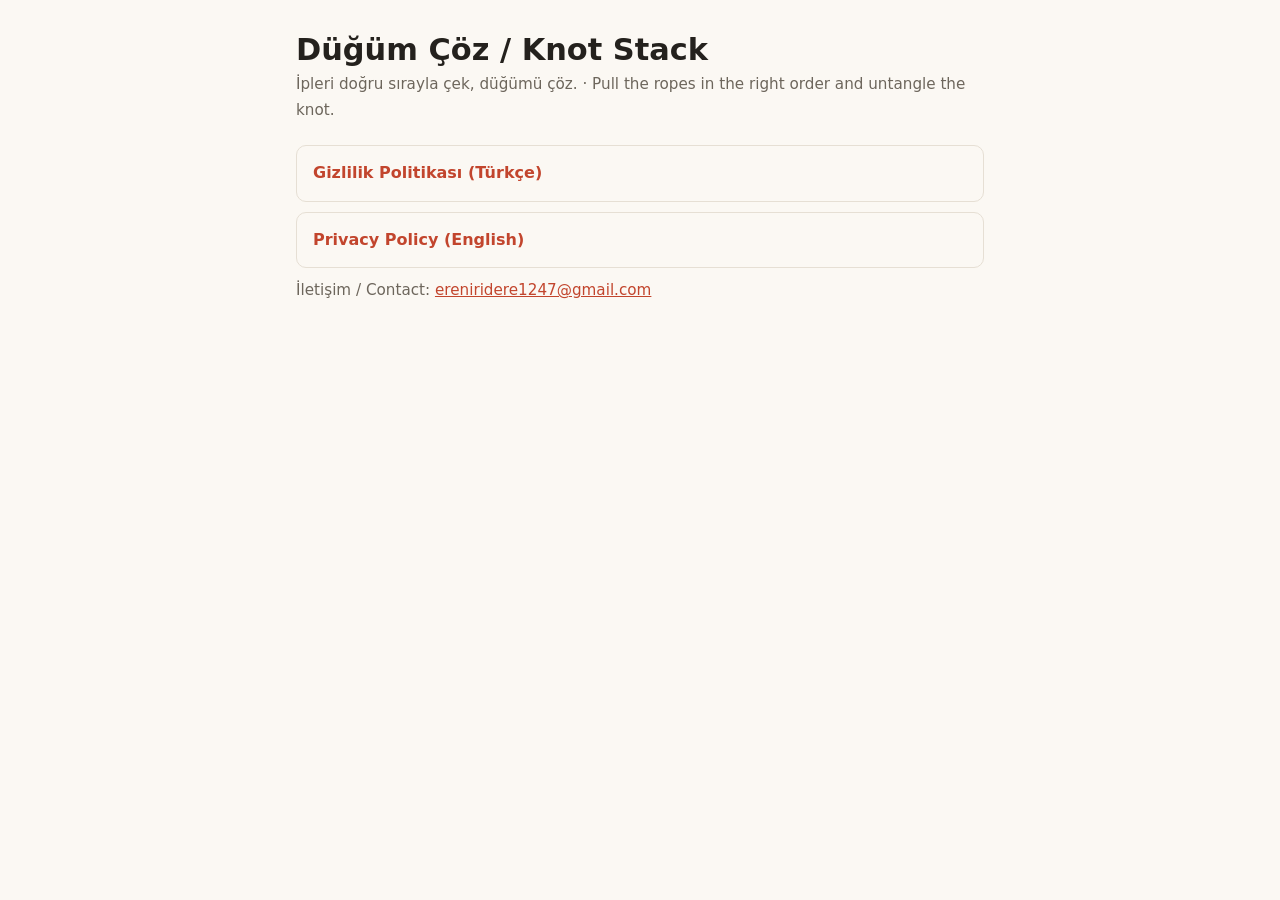
<file: index.html>
<!doctype html>
<html lang="tr">
<head>
<meta charset="utf-8">
<meta name="viewport" content="width=device-width, initial-scale=1">
<title>Düğüm Çöz / Knot Stack</title>
<link rel="stylesheet" href="style.css">
</head>
<body>
<main>
<h1>Düğüm Çöz / Knot Stack</h1>
<p class="meta">İpleri doğru sırayla çek, düğümü çöz. · Pull the ropes in the right order and untangle the knot.</p>
<div class="links">
<a href="gizlilik.html">Gizlilik Politikası (Türkçe)</a>
<a href="privacy.html">Privacy Policy (English)</a>
</div>
<p class="meta">İletişim / Contact: <a href="mailto:ereniridere1247@gmail.com">ereniridere1247@gmail.com</a></p>
</main>
</body>
</html>
</file>
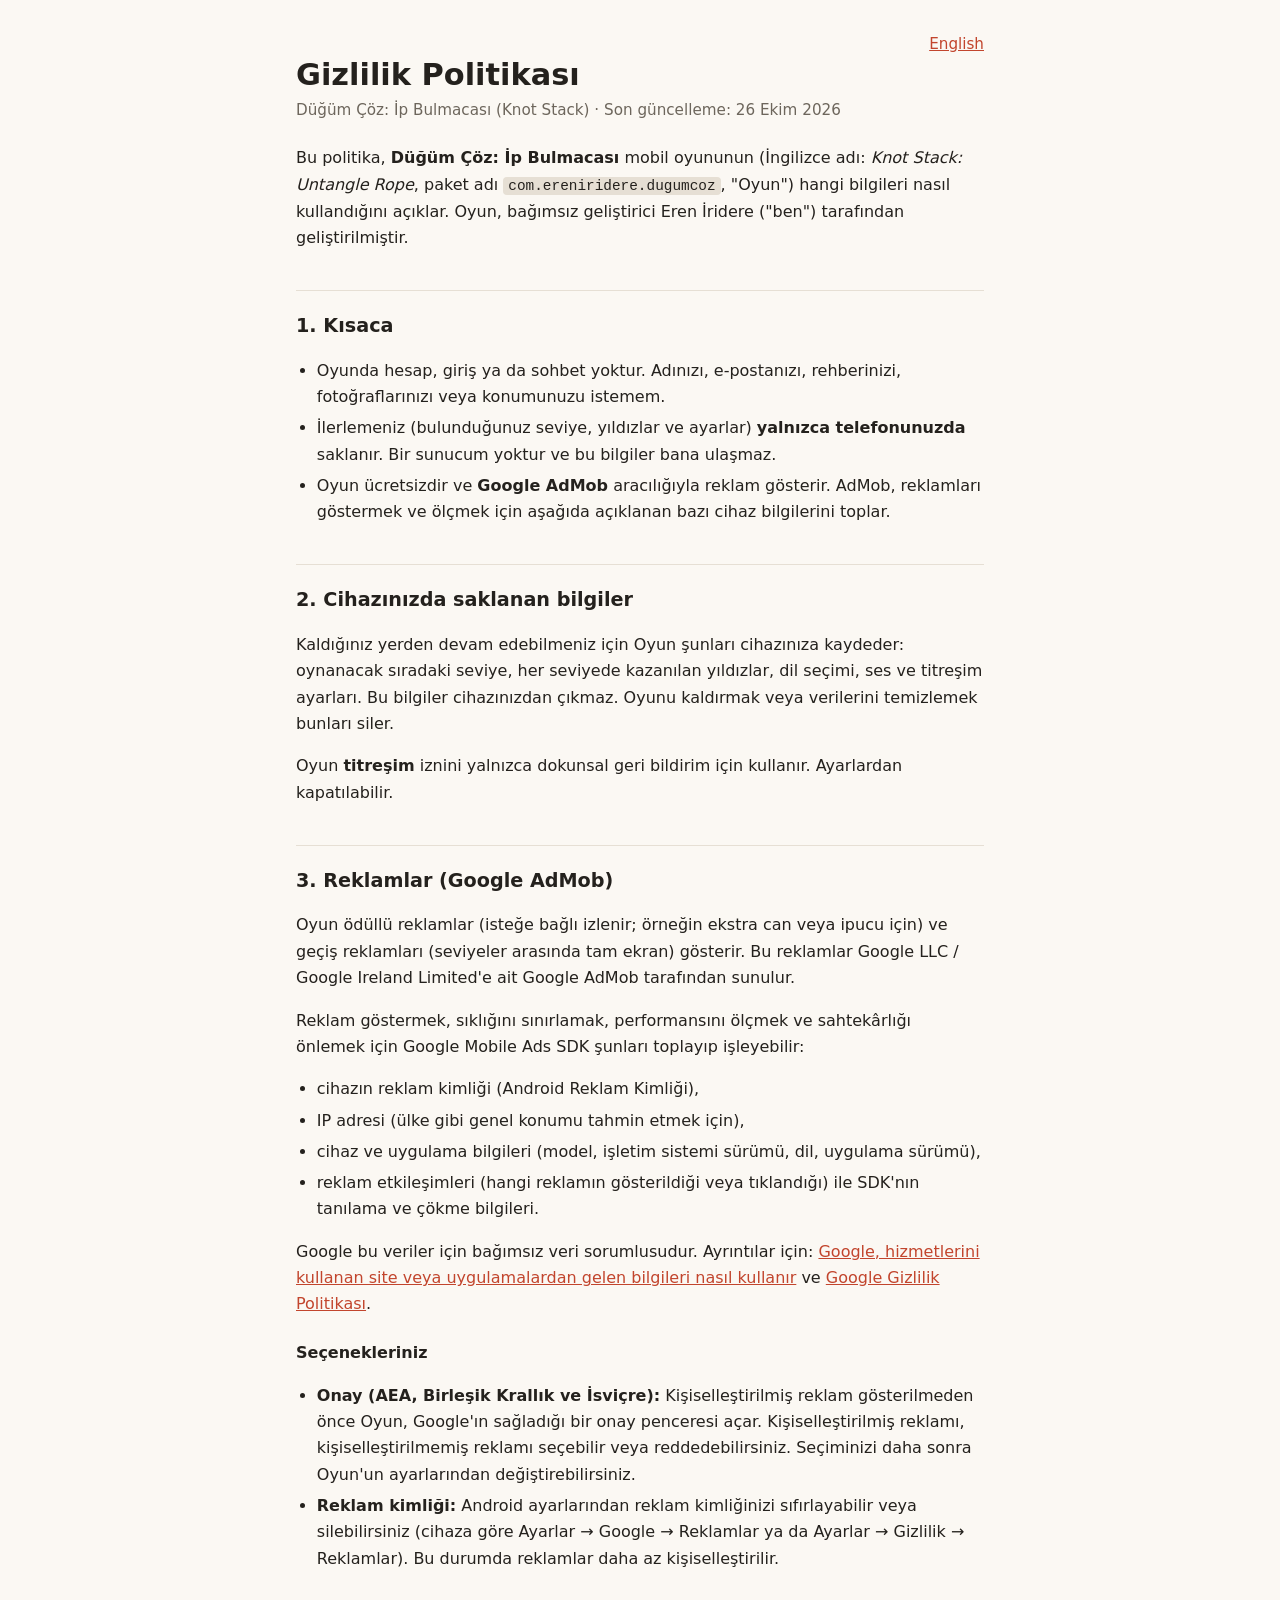
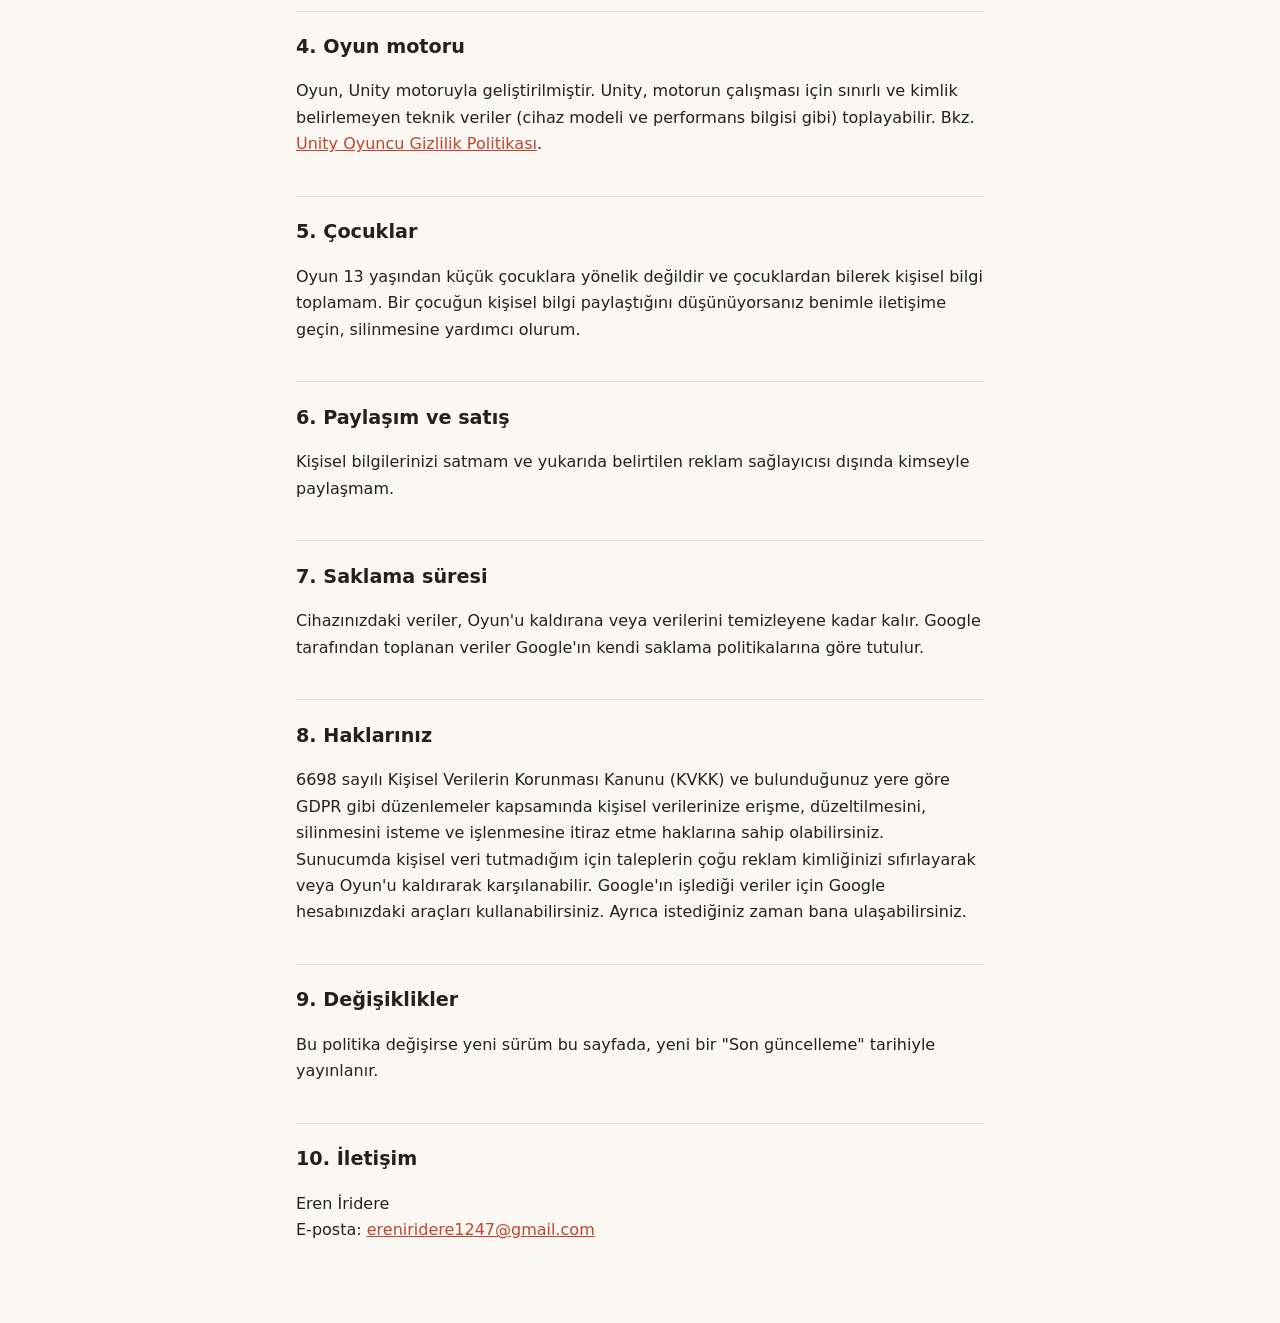
<file: gizlilik.html>
<!doctype html>
<html lang="tr">
<head>
<meta charset="utf-8">
<meta name="viewport" content="width=device-width, initial-scale=1">
<title>Düğüm Çöz – Gizlilik Politikası</title>
<link rel="stylesheet" href="style.css">
</head>
<body>
<main>
<p class="lang"><a href="privacy.html">English</a></p>
<h1>Gizlilik Politikası</h1>
<p class="meta">Düğüm Çöz: İp Bulmacası (Knot Stack) · Son güncelleme: 26 Ekim 2026</p>

<p>Bu politika, <strong>Düğüm Çöz: İp Bulmacası</strong> mobil oyununun (İngilizce adı: <em>Knot Stack: Untangle Rope</em>, paket adı <code>com.ereniridere.dugumcoz</code>, "Oyun") hangi bilgileri nasıl kullandığını açıklar. Oyun, bağımsız geliştirici Eren İridere ("ben") tarafından geliştirilmiştir.</p>

<h2>1. Kısaca</h2>
<ul>
<li>Oyunda hesap, giriş ya da sohbet yoktur. Adınızı, e-postanızı, rehberinizi, fotoğraflarınızı veya konumunuzu istemem.</li>
<li>İlerlemeniz (bulunduğunuz seviye, yıldızlar ve ayarlar) <strong>yalnızca telefonunuzda</strong> saklanır. Bir sunucum yoktur ve bu bilgiler bana ulaşmaz.</li>
<li>Oyun ücretsizdir ve <strong>Google AdMob</strong> aracılığıyla reklam gösterir. AdMob, reklamları göstermek ve ölçmek için aşağıda açıklanan bazı cihaz bilgilerini toplar.</li>
</ul>

<h2>2. Cihazınızda saklanan bilgiler</h2>
<p>Kaldığınız yerden devam edebilmeniz için Oyun şunları cihazınıza kaydeder: oynanacak sıradaki seviye, her seviyede kazanılan yıldızlar, dil seçimi, ses ve titreşim ayarları. Bu bilgiler cihazınızdan çıkmaz. Oyunu kaldırmak veya verilerini temizlemek bunları siler.</p>
<p>Oyun <strong>titreşim</strong> iznini yalnızca dokunsal geri bildirim için kullanır. Ayarlardan kapatılabilir.</p>

<h2>3. Reklamlar (Google AdMob)</h2>
<p>Oyun ödüllü reklamlar (isteğe bağlı izlenir; örneğin ekstra can veya ipucu için) ve geçiş reklamları (seviyeler arasında tam ekran) gösterir. Bu reklamlar Google LLC / Google Ireland Limited'e ait Google AdMob tarafından sunulur.</p>
<p>Reklam göstermek, sıklığını sınırlamak, performansını ölçmek ve sahtekârlığı önlemek için Google Mobile Ads SDK şunları toplayıp işleyebilir:</p>
<ul>
<li>cihazın reklam kimliği (Android Reklam Kimliği),</li>
<li>IP adresi (ülke gibi genel konumu tahmin etmek için),</li>
<li>cihaz ve uygulama bilgileri (model, işletim sistemi sürümü, dil, uygulama sürümü),</li>
<li>reklam etkileşimleri (hangi reklamın gösterildiği veya tıklandığı) ile SDK'nın tanılama ve çökme bilgileri.</li>
</ul>
<p>Google bu veriler için bağımsız veri sorumlusudur. Ayrıntılar için: <a href="https://policies.google.com/technologies/partner-sites?hl=tr">Google, hizmetlerini kullanan site veya uygulamalardan gelen bilgileri nasıl kullanır</a> ve <a href="https://policies.google.com/privacy?hl=tr">Google Gizlilik Politikası</a>.</p>

<h3>Seçenekleriniz</h3>
<ul>
<li><strong>Onay (AEA, Birleşik Krallık ve İsviçre):</strong> Kişiselleştirilmiş reklam gösterilmeden önce Oyun, Google'ın sağladığı bir onay penceresi açar. Kişiselleştirilmiş reklamı, kişiselleştirilmemiş reklamı seçebilir veya reddedebilirsiniz. Seçiminizi daha sonra Oyun'un ayarlarından değiştirebilirsiniz.</li>
<li><strong>Reklam kimliği:</strong> Android ayarlarından reklam kimliğinizi sıfırlayabilir veya silebilirsiniz (cihaza göre Ayarlar → Google → Reklamlar ya da Ayarlar → Gizlilik → Reklamlar). Bu durumda reklamlar daha az kişiselleştirilir.</li>
</ul>

<h2>4. Oyun motoru</h2>
<p>Oyun, Unity motoruyla geliştirilmiştir. Unity, motorun çalışması için sınırlı ve kimlik belirlemeyen teknik veriler (cihaz modeli ve performans bilgisi gibi) toplayabilir. Bkz. <a href="https://unity.com/legal/game-player-and-app-user-privacy-policy">Unity Oyuncu Gizlilik Politikası</a>.</p>

<h2>5. Çocuklar</h2>
<p>Oyun 13 yaşından küçük çocuklara yönelik değildir ve çocuklardan bilerek kişisel bilgi toplamam. Bir çocuğun kişisel bilgi paylaştığını düşünüyorsanız benimle iletişime geçin, silinmesine yardımcı olurum.</p>

<h2>6. Paylaşım ve satış</h2>
<p>Kişisel bilgilerinizi satmam ve yukarıda belirtilen reklam sağlayıcısı dışında kimseyle paylaşmam.</p>

<h2>7. Saklama süresi</h2>
<p>Cihazınızdaki veriler, Oyun'u kaldırana veya verilerini temizleyene kadar kalır. Google tarafından toplanan veriler Google'ın kendi saklama politikalarına göre tutulur.</p>

<h2>8. Haklarınız</h2>
<p>6698 sayılı Kişisel Verilerin Korunması Kanunu (KVKK) ve bulunduğunuz yere göre GDPR gibi düzenlemeler kapsamında kişisel verilerinize erişme, düzeltilmesini, silinmesini isteme ve işlenmesine itiraz etme haklarına sahip olabilirsiniz. Sunucumda kişisel veri tutmadığım için taleplerin çoğu reklam kimliğinizi sıfırlayarak veya Oyun'u kaldırarak karşılanabilir. Google'ın işlediği veriler için Google hesabınızdaki araçları kullanabilirsiniz. Ayrıca istediğiniz zaman bana ulaşabilirsiniz.</p>

<h2>9. Değişiklikler</h2>
<p>Bu politika değişirse yeni sürüm bu sayfada, yeni bir "Son güncelleme" tarihiyle yayınlanır.</p>

<h2>10. İletişim</h2>
<p>Eren İridere<br>E-posta: <a href="mailto:ereniridere1247@gmail.com">ereniridere1247@gmail.com</a></p>
</main>
</body>
</html>
</file>
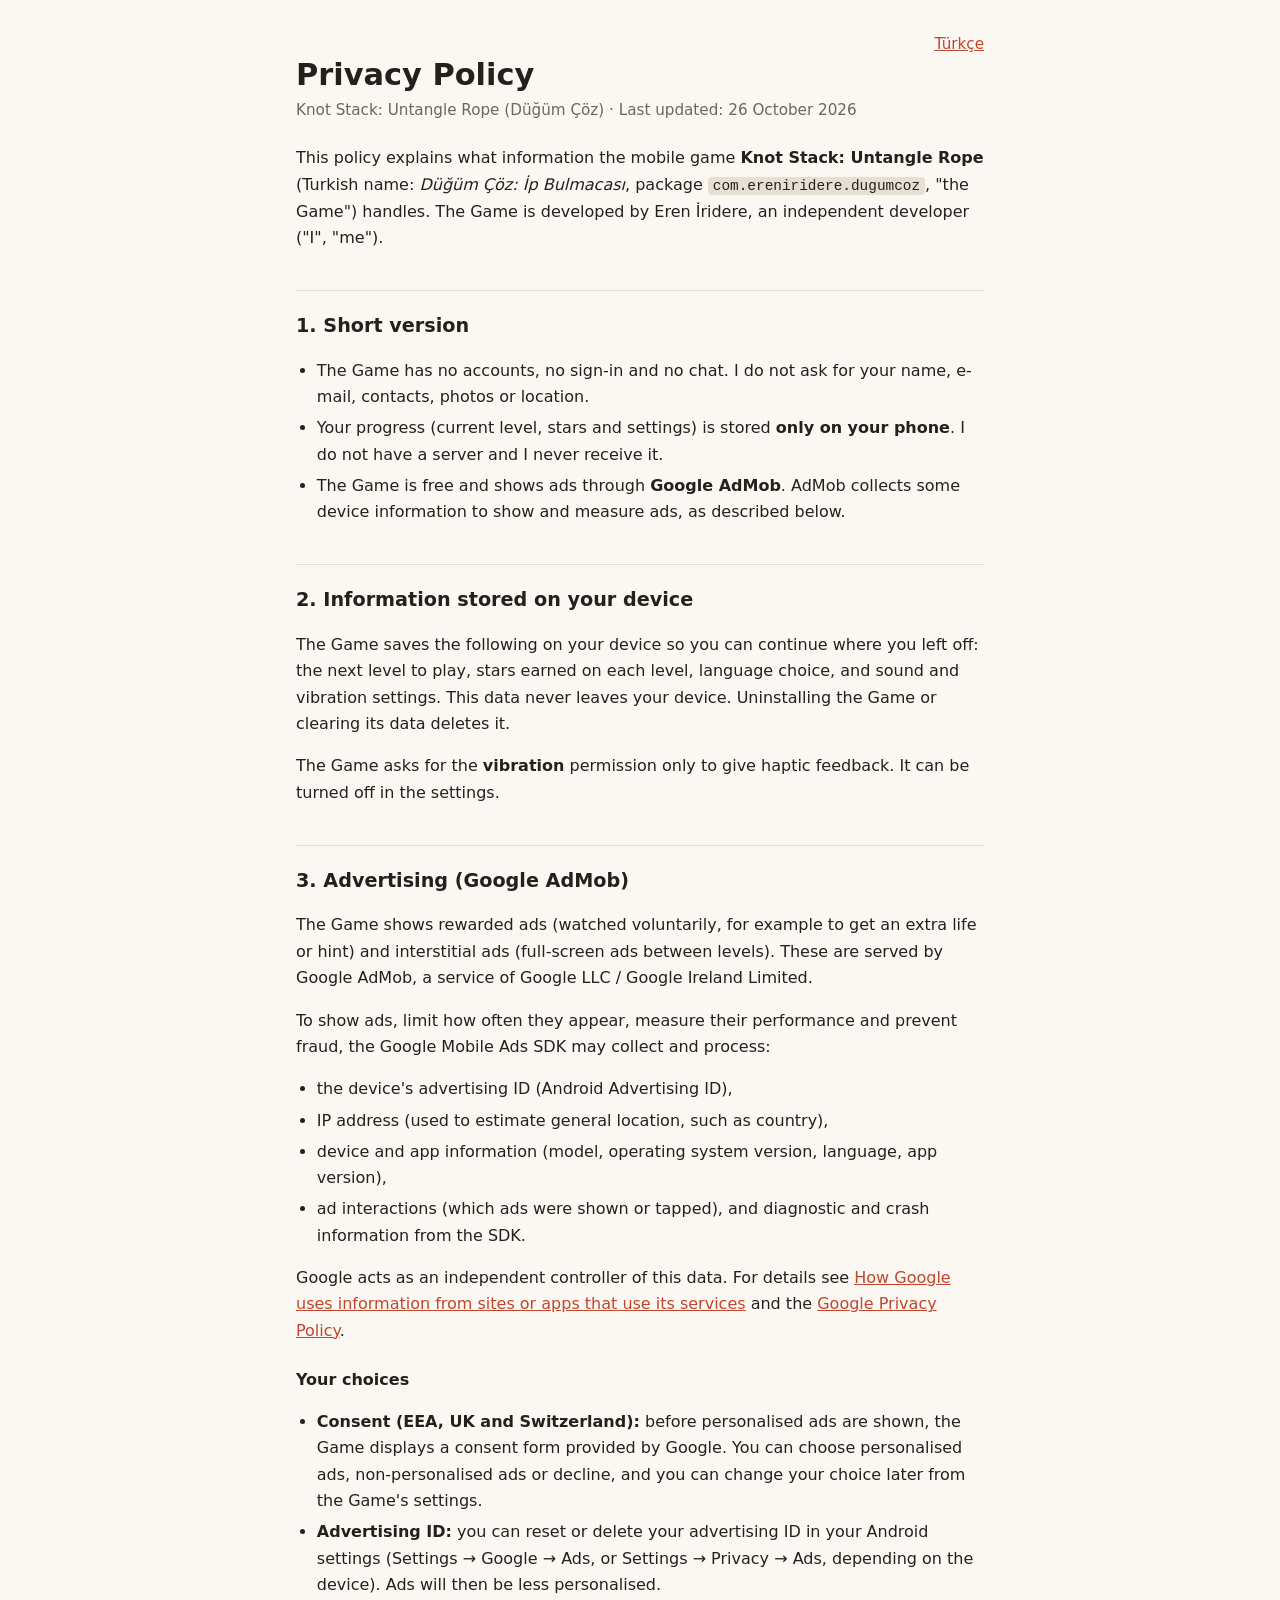
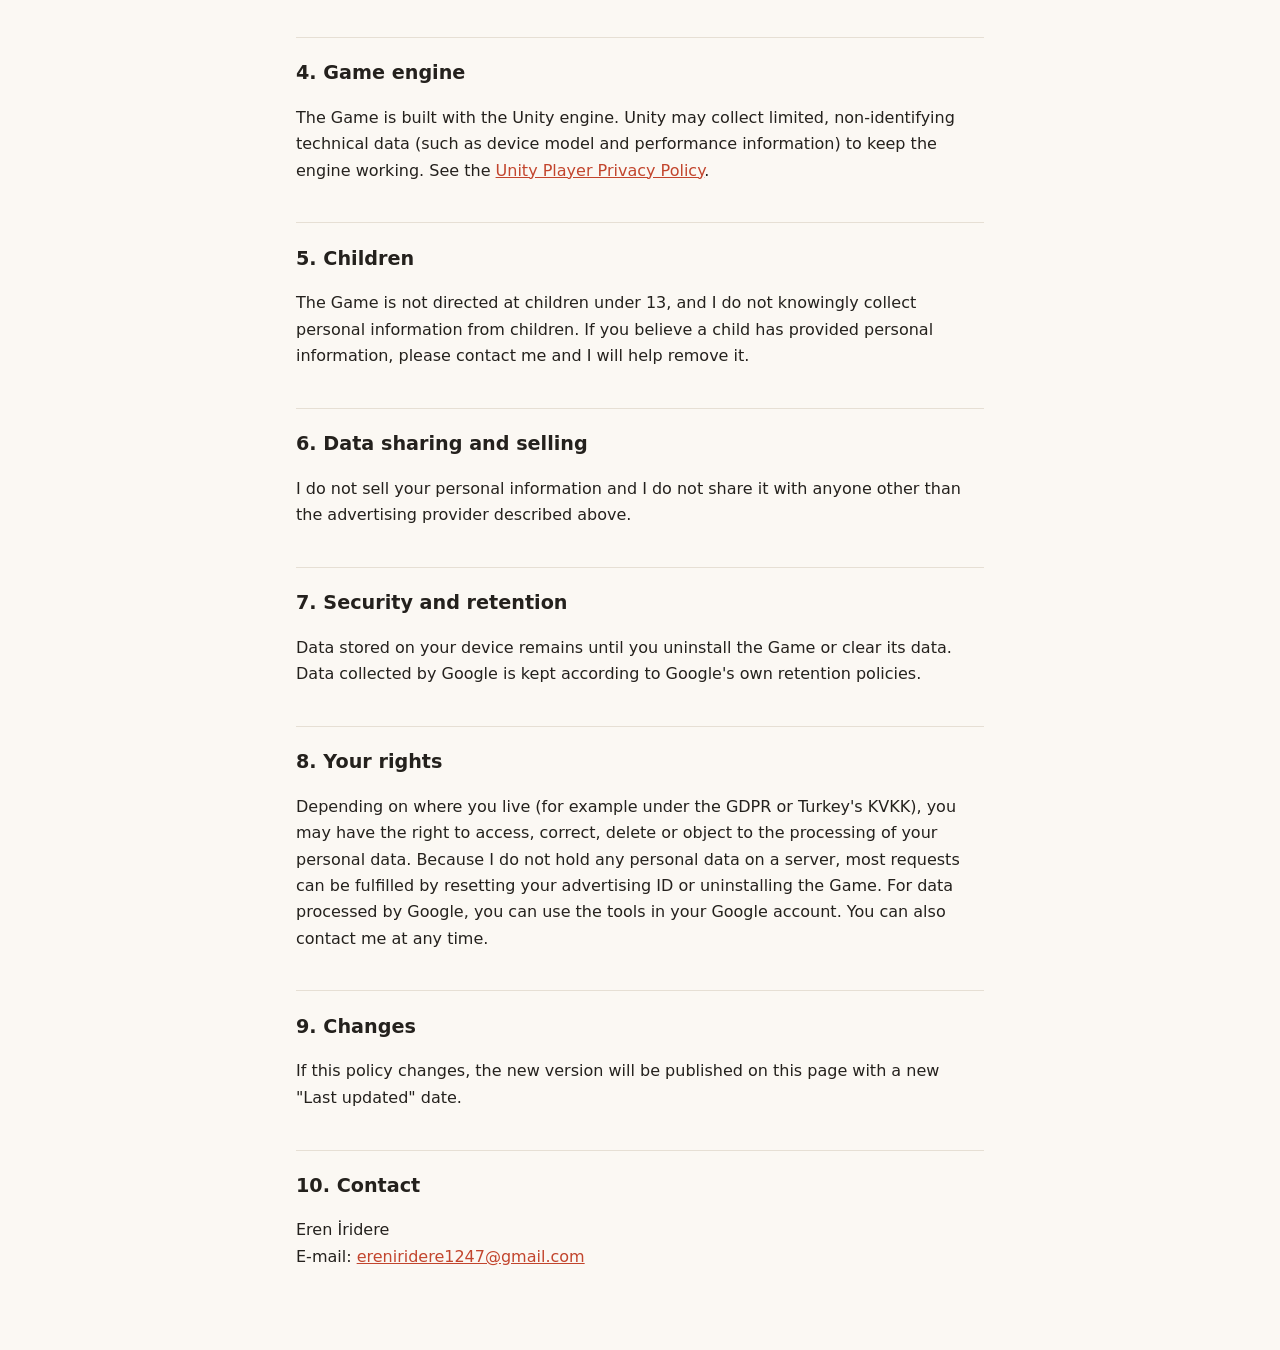
<file: privacy.html>
<!doctype html>
<html lang="en">
<head>
<meta charset="utf-8">
<meta name="viewport" content="width=device-width, initial-scale=1">
<title>Knot Stack – Privacy Policy</title>
<link rel="stylesheet" href="style.css">
</head>
<body>
<main>
<p class="lang"><a href="gizlilik.html">Türkçe</a></p>
<h1>Privacy Policy</h1>
<p class="meta">Knot Stack: Untangle Rope (Düğüm Çöz) · Last updated: 26 October 2026</p>

<p>This policy explains what information the mobile game <strong>Knot Stack: Untangle Rope</strong> (Turkish name: <em>Düğüm Çöz: İp Bulmacası</em>, package <code>com.ereniridere.dugumcoz</code>, "the Game") handles. The Game is developed by Eren İridere, an independent developer ("I", "me").</p>

<h2>1. Short version</h2>
<ul>
<li>The Game has no accounts, no sign-in and no chat. I do not ask for your name, e-mail, contacts, photos or location.</li>
<li>Your progress (current level, stars and settings) is stored <strong>only on your phone</strong>. I do not have a server and I never receive it.</li>
<li>The Game is free and shows ads through <strong>Google AdMob</strong>. AdMob collects some device information to show and measure ads, as described below.</li>
</ul>

<h2>2. Information stored on your device</h2>
<p>The Game saves the following on your device so you can continue where you left off: the next level to play, stars earned on each level, language choice, and sound and vibration settings. This data never leaves your device. Uninstalling the Game or clearing its data deletes it.</p>
<p>The Game asks for the <strong>vibration</strong> permission only to give haptic feedback. It can be turned off in the settings.</p>

<h2>3. Advertising (Google AdMob)</h2>
<p>The Game shows rewarded ads (watched voluntarily, for example to get an extra life or hint) and interstitial ads (full-screen ads between levels). These are served by Google AdMob, a service of Google LLC / Google Ireland Limited.</p>
<p>To show ads, limit how often they appear, measure their performance and prevent fraud, the Google Mobile Ads SDK may collect and process:</p>
<ul>
<li>the device's advertising ID (Android Advertising ID),</li>
<li>IP address (used to estimate general location, such as country),</li>
<li>device and app information (model, operating system version, language, app version),</li>
<li>ad interactions (which ads were shown or tapped), and diagnostic and crash information from the SDK.</li>
</ul>
<p>Google acts as an independent controller of this data. For details see <a href="https://policies.google.com/technologies/partner-sites">How Google uses information from sites or apps that use its services</a> and the <a href="https://policies.google.com/privacy">Google Privacy Policy</a>.</p>

<h3>Your choices</h3>
<ul>
<li><strong>Consent (EEA, UK and Switzerland):</strong> before personalised ads are shown, the Game displays a consent form provided by Google. You can choose personalised ads, non-personalised ads or decline, and you can change your choice later from the Game's settings.</li>
<li><strong>Advertising ID:</strong> you can reset or delete your advertising ID in your Android settings (Settings → Google → Ads, or Settings → Privacy → Ads, depending on the device). Ads will then be less personalised.</li>
</ul>

<h2>4. Game engine</h2>
<p>The Game is built with the Unity engine. Unity may collect limited, non-identifying technical data (such as device model and performance information) to keep the engine working. See the <a href="https://unity.com/legal/game-player-and-app-user-privacy-policy">Unity Player Privacy Policy</a>.</p>

<h2>5. Children</h2>
<p>The Game is not directed at children under 13, and I do not knowingly collect personal information from children. If you believe a child has provided personal information, please contact me and I will help remove it.</p>

<h2>6. Data sharing and selling</h2>
<p>I do not sell your personal information and I do not share it with anyone other than the advertising provider described above.</p>

<h2>7. Security and retention</h2>
<p>Data stored on your device remains until you uninstall the Game or clear its data. Data collected by Google is kept according to Google's own retention policies.</p>

<h2>8. Your rights</h2>
<p>Depending on where you live (for example under the GDPR or Turkey's KVKK), you may have the right to access, correct, delete or object to the processing of your personal data. Because I do not hold any personal data on a server, most requests can be fulfilled by resetting your advertising ID or uninstalling the Game. For data processed by Google, you can use the tools in your Google account. You can also contact me at any time.</p>

<h2>9. Changes</h2>
<p>If this policy changes, the new version will be published on this page with a new "Last updated" date.</p>

<h2>10. Contact</h2>
<p>Eren İridere<br>E-mail: <a href="mailto:ereniridere1247@gmail.com">ereniridere1247@gmail.com</a></p>
</main>
</body>
</html>
</file>
<file: style.css>
:root { --bg: #fbf8f3; --fg: #24211d; --muted: #6d665c; --accent: #c2452d; --line: #e6dfd4; }
@media (prefers-color-scheme: dark) {
  :root { --bg: #1b1a18; --fg: #ece7df; --muted: #a59d91; --accent: #f08a6c; --line: #36332e; }
}
* { box-sizing: border-box; }
body { margin: 0; background: var(--bg); color: var(--fg); font: 16px/1.65 system-ui, -apple-system, "Segoe UI", Roboto, sans-serif; }
main { max-width: 720px; margin: 0 auto; padding: 32px 16px 64px; }
h1 { font-size: 1.9rem; line-height: 1.2; margin: 0 0 4px; }
h2 { font-size: 1.2rem; margin: 2em 0 .5em; padding-top: 1em; border-top: 1px solid var(--line); }
h3 { font-size: 1rem; margin: 1.4em 0 .4em; }
.meta { color: var(--muted); margin: 0 0 1.5em; font-size: .95rem; }
.lang { text-align: right; margin: 0; font-size: .95rem; }
a { color: var(--accent); }
code { font-size: .9em; background: var(--line); padding: 1px 5px; border-radius: 4px; overflow-wrap: anywhere; }
ul { padding-left: 1.3em; }
li { margin: .3em 0; }
.links a { display: block; padding: 14px 16px; margin: 10px 0; border: 1px solid var(--line); border-radius: 10px; text-decoration: none; font-weight: 600; }
</file>
